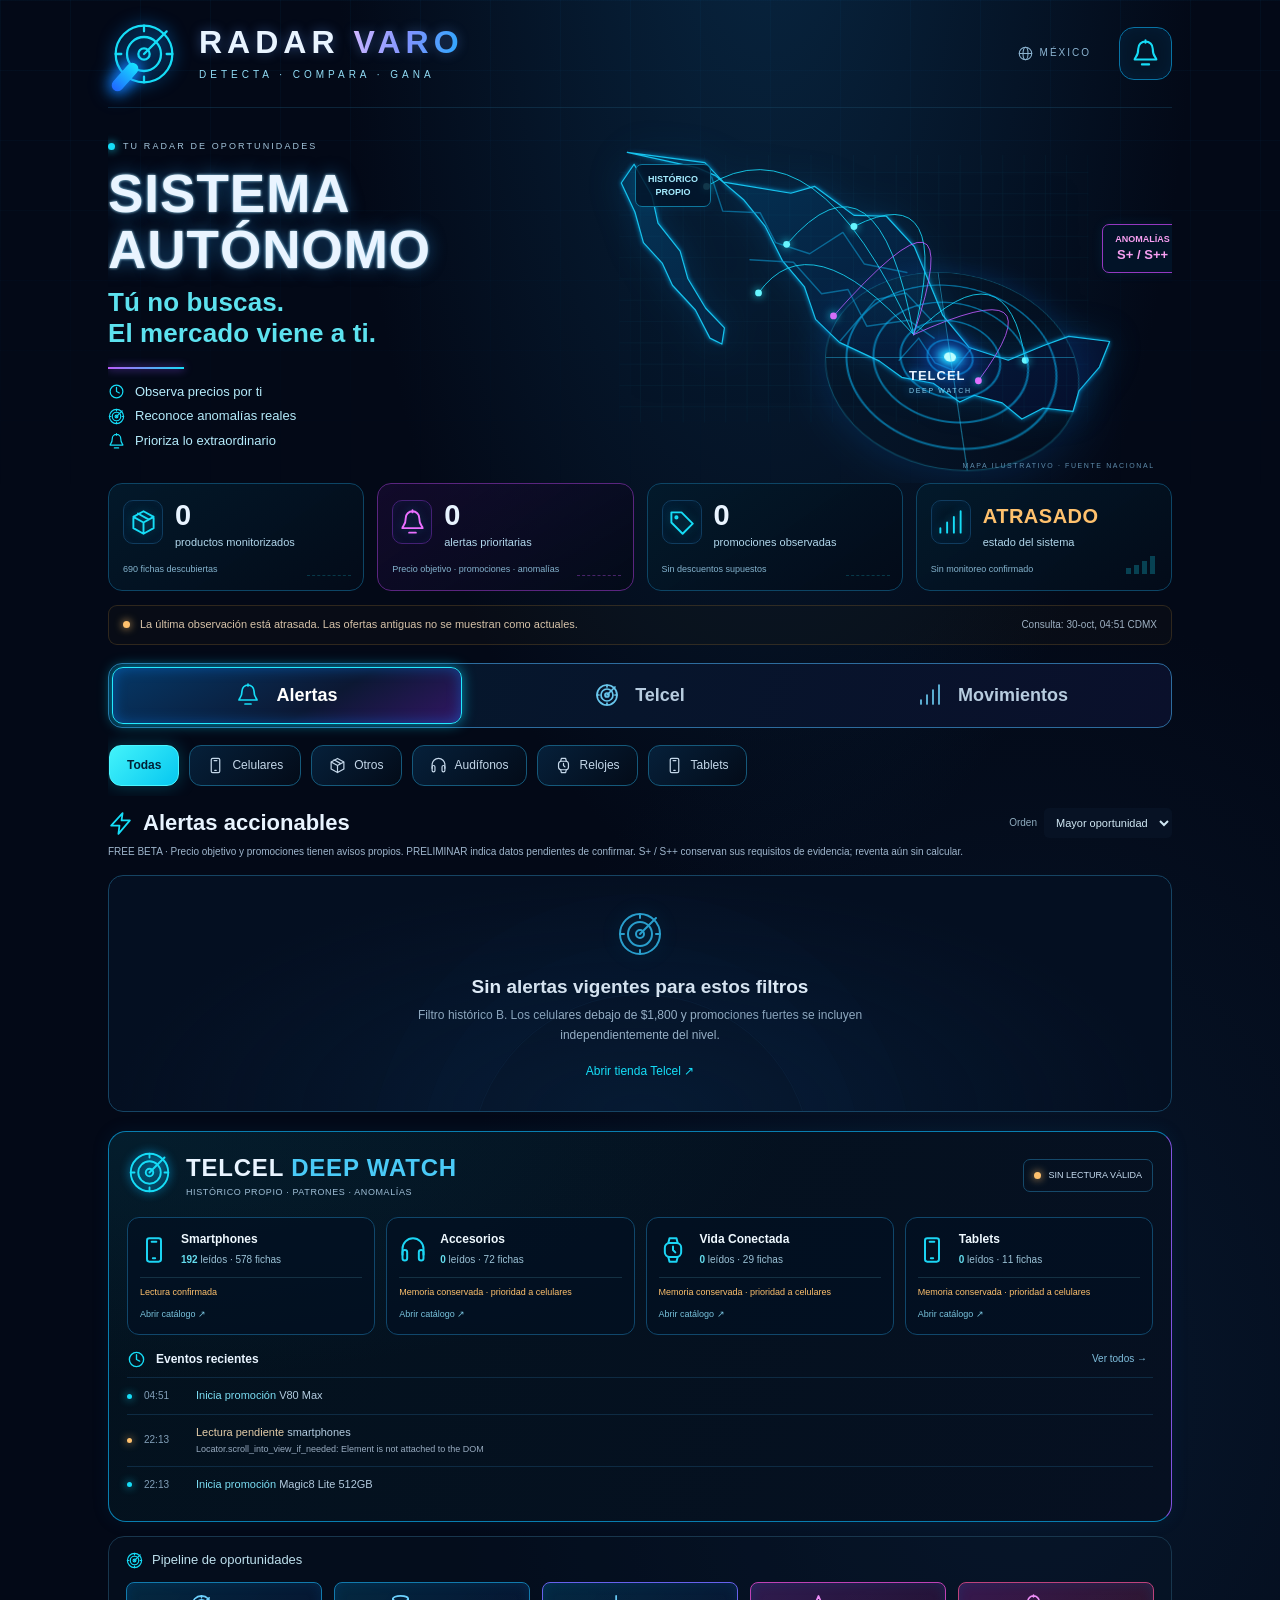
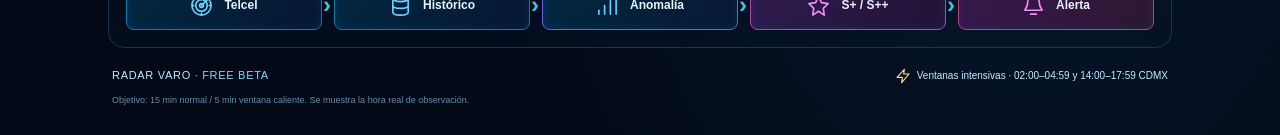
<file: web/index.html>
<!doctype html>
<html lang="es-MX">
<head>
  <meta charset="utf-8"><meta name="viewport" content="width=device-width,initial-scale=1">
  <meta name="referrer" content="no-referrer"><meta name="theme-color" content="#030b19"><meta name="description" content="RADAR VARO. Histórico de precios y anomalías Telcel. Tú no buscas. El mercado viene a ti.">
  <meta http-equiv="Content-Security-Policy" content="default-src 'self'; script-src 'self'; style-src 'self'; img-src 'self' https://www.telcel.com data:; connect-src 'self'; object-src 'none'; base-uri 'self'; form-action 'none'">
  <title>RADAR VARO · Tu radar de oportunidades</title>
  <link rel="manifest" href="./manifest.webmanifest"><link rel="icon" href="./assets/icon.svg" type="image/svg+xml"><link rel="stylesheet" href="./style.css">
  <script defer src="./app.js"></script>
</head>
<body>
<svg xmlns="http://www.w3.org/2000/svg" class="symbols" aria-hidden="true"><defs>
<symbol id="i-bell" viewBox="0 0 24 24"><path d="M18 8a6 6 0 0 0-12 0c0 7-3 7-3 9h18c0-2-3-2-3-9M9 21h6M12 1v2"/></symbol>
<symbol id="i-radar" viewBox="0 0 24 24"><circle cx="12" cy="12" r="10"/><circle cx="12" cy="12" r="6"/><circle cx="12" cy="12" r="2"/><path d="m12 12 8-8M12 2v2M2 12h2M12 20v2M20 12h2"/></symbol>
<symbol id="i-box" viewBox="0 0 24 24"><path d="m12 2 9 5v10l-9 5-9-5V7zM3 7l9 5 9-5M12 12v10M7 4l9 5"/></symbol>
<symbol id="i-tag" viewBox="0 0 24 24"><path d="M3 3h9l10 10-9 9L3 12z"/><circle cx="7.5" cy="7.5" r="1"/></symbol>
<symbol id="i-signal" viewBox="0 0 24 24"><path d="M3 21v-4M9 21V12M15 21V7M21 21V2"/></symbol>
<symbol id="i-clock" viewBox="0 0 24 24"><circle cx="12" cy="12" r="9"/><path d="M12 6v6l4 2"/></symbol>
<symbol id="i-phone" viewBox="0 0 24 24"><rect x="6" y="2" width="12" height="20" rx="2"/><path d="M10 5h4M11 19h2"/></symbol>
<symbol id="i-headphones" viewBox="0 0 24 24"><path d="M3 16v-5a9 9 0 0 1 18 0v5"/><rect x="3" y="12" width="4" height="9" rx="2"/><rect x="17" y="12" width="4" height="9" rx="2"/></symbol>
<symbol id="i-watch" viewBox="0 0 24 24"><rect x="5" y="6" width="14" height="12" rx="4"/><path d="m8 6 1-4h6l1 4M8 18l1 4h6l1-4M12 9v3l2 2"/></symbol>
<symbol id="i-database" viewBox="0 0 24 24"><ellipse cx="12" cy="5" rx="8" ry="3"/><path d="M4 5v14c0 4 16 4 16 0V5M4 12c0 4 16 4 16 0"/></symbol>
<symbol id="i-arrow" viewBox="0 0 24 24"><path d="m9 5 7 7-7 7"/></symbol>
<symbol id="i-bolt" viewBox="0 0 24 24"><path d="m14 2-11 12h8l-1 8 11-13h-8z"/></symbol>
<symbol id="i-star" viewBox="0 0 24 24"><path d="m12 2 3 7 7 1-5 5 1 7-6-4-6 4 1-7-5-5 7-1z"/></symbol>
<symbol id="i-globe" viewBox="0 0 24 24"><circle cx="12" cy="12" r="10"/><ellipse cx="12" cy="12" rx="4" ry="10"/><path d="M2 12h20"/></symbol>
</defs></svg>
<a class="skip-link" href="#feed-title">Ir a las oportunidades</a>
<div class="shell">
  <header class="topbar">
    <a class="brand" href="./" aria-label="RADAR VARO inicio"><span class="brand-mark"><svg><use href="#i-radar"/></svg></span><span><strong>RADAR <em>VARO</em></strong><small>DETECTA · COMPARA · GANA</small></span></a>
    <div class="header-actions"><span class="market"><svg><use href="#i-globe"/></svg> MÉXICO</span><button id="notifications" class="icon-button" aria-label="Preferencias de alertas"><svg><use href="#i-bell"/></svg></button></div>
  </header>
  <main>
    <section class="hero" aria-labelledby="hero-title">
      <div class="hero-copy"><div class="eyebrow"><span class="dot"></span> TU RADAR DE OPORTUNIDADES</div><h1 id="hero-title">SISTEMA<br>AUTÓNOMO</h1><p class="tagline">Tú no buscas.<br>El mercado viene a ti.</p><div class="hero-rule"></div><ul class="benefits"><li><svg><use href="#i-clock"/></svg> Observa precios por ti</li><li><svg><use href="#i-radar"/></svg> Reconoce anomalías reales</li><li><svg><use href="#i-bell"/></svg> Prioriza lo extraordinario</li></ul></div>
      <div class="radar-scene" aria-hidden="true">
        <svg class="mexico-map" viewBox="0 0 700 440"><defs><pattern id="mapgrid" width="25" height="25" patternUnits="userSpaceOnUse"><path d="M25 0H0v25" fill="none" stroke="#0b7790" stroke-width=".5"/></pattern><linearGradient id="mapfill" x2="1" y2="1"><stop stop-color="#043658"/><stop offset="1" stop-color="#050d2b"/></linearGradient><filter id="mapglow"><feGaussianBlur stdDeviation="3"/></filter></defs>
        <path class="map-shadow" d="m85 52 91 12 22 23 79 13 28-8 46 34 38 1 33 36 24 58 9 22 31 38 46 15 41-17 30-11 48 6-12 30-24 28-7 24-35-4-25 13-23-19-33-9-17 8-31-22-37-7-26-19-47-22-28-27-13-38-26-31-20-40-25-31-34-29-21-9zM93 66l21 37 7 32 26 33 9 32 21 35 22 23-3 19-14-7-17-33-27-29-12-26-22-24-10-36-16-34z" fill="#09aef2" filter="url(#mapglow)"/>
        <path d="m85 52 91 12 22 23 79 13 28-8 46 34 38 1 33 36 24 58 9 22 31 38 46 15 41-17 30-11 48 6-12 30-24 28-7 24-35-4-25 13-23-19-33-9-17 8-31-22-37-7-26-19-47-22-28-27-13-38-26-31-20-40-25-31-34-29-21-9zM93 66l21 37 7 32 26 33 9 32 21 35 22 23-3 19-14-7-17-33-27-29-12-26-22-24-10-36-16-34z" fill="url(#mapfill)" stroke="#17c3ed" stroke-width="1.4"/>
        <path d="m184 81 13 40 44 2 18 35 40 13 39-25 25 37 50 10M229 178l51 3 33 37 31-5 22 43 49-7 30 21M335 273l41-48 36-8 30 32M404 296l23-26 19 29 22 9 20-25" fill="none" stroke="#0b8dc1" opacity=".65"/>
        <path d="M76 55h550v314H76z" fill="url(#mapgrid)" opacity=".3"/>
        <g class="connections" fill="none" stroke-width="1"><path d="M178 92Q306 10 421 266M272 160Q380 34 421 266M351 139Q468 80 421 266M552 296Q531 157 421 266M239 217Q300 131 421 266" stroke="#18dafa"/><path d="M327 244Q490 60 421 266M497 320Q595 187 421 266" stroke="#be5bff"/></g>
        <g class="map-dots" fill="#67f6ff"><circle cx="178" cy="92" r="4"/><circle cx="272" cy="160" r="4"/><circle cx="351" cy="139" r="4"/><circle cx="552" cy="296" r="4"/><circle cx="239" cy="217" r="4"/><circle cx="327" cy="244" r="4" fill="#eb70ff"/><circle cx="497" cy="320" r="4" fill="#eb70ff"/></g>
        </svg>
        <div class="radar-rings"><i></i><i></i><i></i><i></i><div class="sweep"></div><b></b></div><span class="radar-label">TELCEL<span>DEEP WATCH</span></span><span class="map-chip one">HISTÓRICO<br>PROPIO</span><span class="map-chip two">ANOMALÍAS<br><b>S+ / S++</b></span><span class="map-caption">MAPA ILUSTRATIVO · FUENTE NACIONAL</span>
      </div>
    </section>
    <section class="metrics" aria-label="Estado del radar">
      <article class="metric"><span class="metric-icon"><svg><use href="#i-box"/></svg></span><div><strong id="count-products">—</strong><span>productos monitorizados</span></div><small id="catalog-discovered">Consultando estado…</small><span class="spark" aria-hidden="true"></span></article>
      <article class="metric violet"><span class="metric-icon"><svg><use href="#i-bell"/></svg></span><div><strong id="count-alerts">—</strong><span>alertas prioritarias</span></div><small>Precio objetivo · promociones · anomalías</small><span class="spark" aria-hidden="true"></span></article>
      <article class="metric"><span class="metric-icon"><svg><use href="#i-tag"/></svg></span><div><strong id="count-promos">—</strong><span>promociones observadas</span></div><small>Sin descuentos supuestos</small><span class="spark" aria-hidden="true"></span></article>
      <article class="metric state-metric"><span class="metric-icon"><svg><use href="#i-signal"/></svg></span><div><strong id="system-state">…</strong><span>estado del sistema</span></div><small id="system-detail">Cargando observación</small><span class="bars" aria-hidden="true"><i></i><i></i><i></i><i></i></span></article>
    </section>
    <div id="health" class="health" role="status"><span class="dot amber"></span><p id="health-text">Cargando el último estado disponible.</p><time id="last-check"></time></div>
    <nav class="tabs" aria-label="Secciones del radar"><button class="active" data-tab="alerts" aria-pressed="true"><svg><use href="#i-bell"/></svg>Alertas</button><button data-tab="telcel" aria-pressed="false"><svg><use href="#i-radar"/></svg>Telcel</button><button data-tab="events" aria-pressed="false"><svg><use href="#i-signal"/></svg>Movimientos</button></nav>
    <div class="filters" id="filters" aria-label="Filtrar categoría"><button class="selected" data-category="Todas" aria-pressed="true">Todas</button></div>
    <section class="feed-section" aria-labelledby="feed-title"><div class="section-heading"><h2 id="feed-title"><svg><use href="#i-bolt"/></svg><span>Alertas accionables</span></h2><label class="sort">Orden <select id="sort" aria-label="Orden de oportunidades"><option value="opportunity">Mayor oportunidad</option><option value="recent">Más recientes</option><option value="price">Menor precio</option></select></label></div><p class="microcopy">FREE BETA · Precio objetivo y promociones tienen avisos propios. PRELIMINAR indica datos pendientes de confirmar. S+ / S++ conservan sus requisitos de evidencia; reventa aún sin calcular.</p><div id="feed" aria-live="polite"><div class="empty"><svg><use href="#i-radar"/></svg><h3>Consultando el radar</h3><p>Un momento mientras se carga el último estado.</p></div></div></section>
    <section class="deep-watch" aria-labelledby="deep-title"><div class="deep-header"><span class="deep-symbol"><svg><use href="#i-radar"/></svg></span><div><h2 id="deep-title">TELCEL <em>DEEP WATCH</em></h2><p>HISTÓRICO PROPIO · PATRONES · ANOMALÍAS</p></div><span id="source-pill" class="source-pill"><span class="dot amber"></span> PENDIENTE</span></div><div id="surfaces" class="surfaces"></div><div class="recent-heading"><svg><use href="#i-clock"/></svg><h3>Eventos recientes</h3><button id="all-events" class="text-button">Ver todos <span aria-hidden="true">→</span></button></div><div id="recent-events"></div></section>
    <section class="pipeline" aria-label="Cómo se detecta una oportunidad"><h3><svg><use href="#i-radar"/></svg>Pipeline de oportunidades</h3><ol><li><svg><use href="#i-radar"/></svg>Telcel</li><li><svg><use href="#i-database"/></svg>Histórico</li><li><svg><use href="#i-signal"/></svg>Anomalía</li><li><svg><use href="#i-star"/></svg>S+ / S++</li><li><svg><use href="#i-bell"/></svg>Alerta</li></ol></section>
  </main>
  <footer><span>RADAR VARO <b>· FREE BETA</b></span><span><svg><use href="#i-bolt"/></svg> Ventanas intensivas · 02:00–04:59 y 14:00–17:59 CDMX</span><small>Objetivo: 15 min normal / 5 min ventana caliente. Se muestra la hora real de observación.</small></footer>
</div>
<dialog id="preferences"><form method="dialog"><button class="close" aria-label="Cerrar">×</button><div class="dialog-icon"><svg><use href="#i-bell"/></svg></div><div class="eyebrow">TÚ ELIGES QUÉ MERECE ATENCIÓN</div><h2>Tu nivel de radar</h2><p>Elige el filtro histórico. Tus alertas de precio objetivo y promoción fuerte siempre se incluyen.</p><fieldset><legend>Nivel mínimo visible</legend><label><input type="radio" name="level" value="B"> B · Todos los movimientos relevantes</label><label><input type="radio" name="level" value="A"> A · Caídas fuertes</label><label><input type="radio" name="level" value="S+"> S+ · Sólo extraordinarias</label><label><input type="radio" name="level" value="S++"> S++ · Sólo anomalías extremas</label></fieldset><div class="notification-note"><strong>Alertas con la app cerrada</strong><p id="push-status">Pendientes de configuración inicial.</p>
<p id="alert-rules"></p>
<a href="https://play.google.com/store/apps/details?id=io.heckel.ntfy" target="_blank" rel="noopener noreferrer">Instalar ntfy en Android ↗</a>
<label class="channel-label" for="notification-topic">Canal personal recibido</label>
<input id="notification-topic" type="password" autocomplete="off" spellcheck="false" placeholder="Pega tu canal si aún no está vinculado">
<button type="button" id="save-channel" class="text-button">Vincular canal</button>
<p id="channel-feedback" role="status"></p>
<a class="primary" id="subscribe-phone" hidden>Suscribirme en Android</a>
<a id="subscribe-web" target="_blank" rel="noopener noreferrer" hidden>Abrir canal en navegador ↗</a>
<p>En ntfy permite notificaciones y activa Entrega inmediata. Comprueba la recepción con la pantalla bloqueada.</p></div><button class="primary" id="save-preferences" value="saved">Guardar preferencia</button><p class="fine">Las reglas del emisor se ejecutan aunque cierres el radar. El filtro del feed y el vínculo al canal se guardan sólo en este dispositivo. Un envío aceptado por ntfy aún no confirma recepción en el teléfono.</p></form></dialog>
<dialog id="product-detail"><button class="close" aria-label="Cerrar">×</button><div id="detail-content"></div></dialog>
<noscript><p class="noscript">Activa JavaScript para consultar el radar. El monitoreo, una vez desplegado, ocurre en el servidor de automatización.</p></noscript>
</body></html>
</file>
<file: web/style.css>
@font-face{font-family:Radar;src:local("Arial");font-display:swap}
:root{color-scheme:dark;--bg:#030917;--panel:#051327;--cyan:#16ddf7;--blue:#2783ff;--violet:#bd59ff;--pink:#fc57df;--text:#e9f4ff;--muted:#9fb6cd;--line:#124166;--green:#4bf3c1;--amber:#ffc16d}
*{box-sizing:border-box}html{scroll-behavior:smooth}body{margin:0;background:radial-gradient(ellipse at 60% -10%,#082641 0,transparent 40%),radial-gradient(ellipse at 80% 80%,#07172c 0,transparent 40%),var(--bg);font-family:Radar,Arial,sans-serif;color:var(--text);font-size:15px;line-height:1.45}body:before{content:"";position:fixed;inset:0;z-index:-1;pointer-events:none;background-image:linear-gradient(#0c518118 1px,transparent 1px),linear-gradient(90deg,#0c518118 1px,transparent 1px);background-size:70px 70px;mask-image:linear-gradient(#000,transparent 55%)}button,select,input{font:inherit}button,a,select{-webkit-tap-highlight-color:transparent}button{color:inherit;cursor:pointer}a{color:var(--cyan);text-decoration:none}button{border:0;background:none}button:focus-visible,a:focus-visible,select:focus-visible{outline:2px solid #fff;outline-offset:5px}button:disabled{cursor:default;opacity:.5}svg{width:23px;height:23px;fill:none;stroke:currentColor;stroke-width:1.7;stroke-linecap:round;stroke-linejoin:round;flex-shrink:0}.symbols{position:absolute;width:0;height:0;overflow:hidden}.shell{max-width:1120px;margin:0 auto;padding:0 28px}.topbar{height:108px;display:flex;align-items:center;justify-content:space-between;border-bottom:1px solid #16435f80;gap:16px}.brand{display:flex;align-items:center;gap:19px;color:var(--text)}.brand-mark{display:grid;place-items:center;width:72px;height:72px;color:var(--cyan);filter:drop-shadow(0 0 8px #057de9);position:relative}.brand-mark:after{content:"";width:34px;height:12px;border-radius:20px;background:linear-gradient(90deg,#2067ff,#16e3ff);position:absolute;transform:rotate(-48deg);left:0;bottom:7px;box-shadow:0 0 14px #1979ff}.brand-mark svg{width:68px;height:68px;stroke-width:.8}.brand strong{font-size:32px;letter-spacing:5px;font-weight:800;text-shadow:0 0 12px #659aff66;line-height:1.1}.brand em{font-style:normal;background:linear-gradient(100deg,#ddbbff,#8494ff,#1eacff);background-clip:text;color:transparent}.brand small{display:block;font-size:10px;letter-spacing:4px;margin-top:8px;color:#91dcf5}.header-actions{display:flex;align-items:center;gap:28px}.market{font-size:10px;color:#8bb3d0;letter-spacing:2px;display:flex;align-items:center;gap:7px}.market svg{width:15px;height:15px}.icon-button{width:53px;height:53px;display:grid;place-items:center;color:var(--cyan);border:1px solid #0873a4;border-radius:15px;background:#041629;box-shadow:inset 0 0 15px #073e7133}.icon-button:hover{background:#0b2744}.icon-button svg{width:29px;height:29px}.hero{position:relative;display:flex;min-height:345px;align-items:center;overflow:hidden}.hero-copy{width:48%;position:relative;z-index:2;padding:24px 0}.eyebrow{font-size:9px;letter-spacing:2.1px;color:#a2c3d9;display:flex;align-items:center;gap:8px}.dot{display:inline-block;width:7px;height:7px;border-radius:100%;background:var(--cyan);box-shadow:0 0 9px currentColor;color:var(--cyan);flex-shrink:0}.dot.amber{background:var(--amber);color:var(--amber)}h1{font-size:clamp(35px,5vw,53px);line-height:1.05;margin:13px 0 10px;font-weight:900;letter-spacing:1px;text-shadow:0 0 3px #b0e8ff,0 0 17px #2380c999}.tagline{font-weight:700;font-size:23px;line-height:1.18;color:#5de2ef;margin:0;letter-spacing:.1px}.hero-rule{width:76px;height:2px;background:linear-gradient(90deg,#bb5cf9,var(--cyan));margin:18px 0 14px;box-shadow:0 0 9px #8e50ff}.benefits{list-style:none;margin:0;padding:0;display:grid;gap:6px;font-size:13px;color:#b5ebfb}.benefits li{display:flex;align-items:center;gap:10px}.benefits svg{width:17px;height:17px;color:var(--cyan)}.radar-scene{position:absolute;width:66%;right:-3%;top:0;height:100%;perspective:600px}.mexico-map{width:100%;height:100%;position:absolute;inset:0;filter:drop-shadow(0 0 16px #03508755);stroke:none}.map-dots{filter:drop-shadow(0 0 5px #19e8ff)}.radar-rings{position:absolute;width:220px;height:220px;left:46%;top:33%;transform:rotateX(45deg);border-radius:50%;background:repeating-radial-gradient(circle,transparent 0 21px,#07bcff88 22px 23px,transparent 24px 27px);border:1px solid #1fc1eb55;box-shadow:0 0 40px #065cc044;overflow:hidden}.radar-rings:after,.radar-rings:before{content:"";position:absolute;background:#29cdff77}.radar-rings:after{width:1px;height:100%;left:50%}.radar-rings:before{height:1px;width:100%;top:50%}.radar-rings b{position:absolute;left:calc(50% - 6px);top:calc(50% - 6px);width:12px;height:12px;background:#baffff;border-radius:100%;box-shadow:0 0 10px 5px #1fd7ff,0 0 30px 12px #1466ff}.sweep{position:absolute;inset:0;background:conic-gradient(transparent 270deg,#18ddfb05 285deg,#11d9e848 359deg,transparent 360deg);animation:radar 12s linear infinite;opacity:.2}.is-live .sweep{opacity:1}.radar-label{position:absolute;top:69%;left:58%;font-size:13px;font-weight:800;letter-spacing:1px;text-shadow:0 0 8px #168ce5}.radar-label span{display:block;font-weight:400;font-size:7px;letter-spacing:1.7px;color:#83cbea}.map-chip{position:absolute;font-size:9px;font-weight:700;line-height:1.4;padding:8px 12px;border:1px solid #0e769c;border-radius:7px;background:#03162bd9;color:#a6ecff;box-shadow:0 0 12px #09c4ff18;text-align:center}.map-chip.one{top:15%;left:19%}.map-chip.two{top:31%;right:3%;border-color:#9438c0;color:#f89ff2}.map-chip.two b{font-size:13px}.map-caption{position:absolute;bottom:12px;right:7%;font-size:7px;letter-spacing:1.6px;color:#5e8cac}.metrics{display:grid;grid-template-columns:repeat(4,minmax(0,1fr));gap:13px}.metric{position:relative;background:linear-gradient(145deg,#031b2ce6,#030b19);border:1px solid #0d4565;border-radius:14px;padding:16px 14px 14px;display:flex;align-items:flex-start;gap:12px;flex-wrap:wrap;overflow:hidden}.metric-icon{width:40px;height:44px;display:grid;place-items:center;color:var(--cyan);border:1px solid #103c5f;border-radius:10px;box-shadow:inset 0 0 14px #0069cb22}.metric-icon svg{width:27px;height:27px;filter:drop-shadow(0 0 5px #08a2e077)}.metric>div{flex:1;min-width:0}.metric strong{font-size:29px;line-height:1.1;font-weight:700;display:block;letter-spacing:.5px}.metric div>span{display:block;color:#b2d8ed;font-size:11px;margin-top:3px}.metric small{font-size:9px;color:#85b4cf;flex:1 0 100%;z-index:1}.metric.violet{border-color:#5a257f;background:linear-gradient(145deg,#1f0c3c88,#030b19)}.violet .metric-icon{color:#ec6fff;border-color:#442075}.spark{position:absolute;right:12px;bottom:14px;width:44px;height:10px;border-bottom:1px dashed #118b9f;opacity:.35}.violet .spark{border-color:#c853ff}.state-metric strong{font-size:20px;line-height:1.6;color:var(--amber)}.bars{position:absolute;bottom:16px;right:16px;display:flex;gap:3px;align-items:flex-end;opacity:.25}.bars i{width:5px;height:6px;background:var(--cyan)}.bars i:nth-child(2){height:9px}.bars i:nth-child(3){height:13px}.bars i:nth-child(4){height:18px}.health{margin:14px 0 18px;padding:11px 14px;border:1px solid #72582d5e;border-radius:9px;background:#36271720;display:flex;align-items:center;gap:10px;font-size:11px;color:#d7c3a9}.health p{margin:0;flex:1}.health time{white-space:nowrap;font-size:10px;color:#9eb0c2}.tabs{border:1px solid #2d6c9e;border-radius:14px;display:grid;grid-template-columns:repeat(3,1fr);background:linear-gradient(110deg,#041a2d,#0a102b);padding:3px;gap:3px}.tabs button{height:57px;border-radius:11px;display:flex;align-items:center;justify-content:center;gap:16px;color:#b7ccdf;font-size:18px;font-weight:600;border:1px solid transparent}.tabs button svg{width:24px;height:24px;color:#69c7ed}.tabs button.active{border-color:#22e9ff;color:#fff;background:linear-gradient(150deg,#053867,#0c1833 60%,#321664);box-shadow:inset 0 0 14px #067cec77,0 0 13px #03d5ff99}.tabs button.active svg{color:var(--cyan)}.filters{display:flex;gap:10px;overflow-x:auto;padding:17px 1px 10px;scrollbar-width:thin;scrollbar-color:#1e5776 transparent}.filters button{white-space:nowrap;border:1px solid #15597b;border-radius:12px;font-size:12px;padding:11px 17px;color:#c4d7e9;background:linear-gradient(135deg,#06203a,#030b18);display:flex;align-items:center;gap:8px}.filters button.selected{color:#002236;background:linear-gradient(135deg,#43f3fa,#06c7f0);font-weight:700;box-shadow:0 0 18px #03c3e746;border-color:#49f6ff}.filters svg{width:17px;height:17px}.section-heading{display:flex;align-items:center;justify-content:space-between;gap:12px;margin-top:12px}h2,h3,p{overflow-wrap:break-word}h2{font-size:22px;line-height:1.3;margin:0}.section-heading h2{display:flex;align-items:center;gap:10px}.section-heading h2 svg{color:var(--cyan);width:25px;height:25px}.sort{display:flex;align-items:center;gap:7px;font-size:10px;color:#8facbf}.sort select{max-width:155px;color:#d0e7f3;font-size:11px;border:0;background:#071224;padding:8px;border-radius:5px}.microcopy{font-size:10px;color:var(--muted);margin:7px 0 15px}.empty{position:relative;padding:34px 24px 31px;border:1px solid #164463;border-radius:15px;background:radial-gradient(ellipse at 50% 100%,#09274777,transparent 70%),#040f21;display:flex;align-items:center;flex-direction:column;text-align:center;overflow:hidden}.empty:before{content:"";position:absolute;width:340px;height:340px;border:1px solid #1b44692e;border-radius:50%;left:calc(50% - 170px);top:50%;box-shadow:0 0 0 50px #1236600c,0 0 0 100px #1236600c;pointer-events:none}.empty>svg{width:48px;height:48px;color:#299ecc;stroke-width:1;margin:0 0 15px;filter:drop-shadow(0 0 9px #0795ca33)}.empty h3{font-size:19px;font-weight:600;margin:0 0 6px}.empty p{font-size:12px;max-width:510px;margin:0;color:#96afc5;line-height:1.65}.empty a{font-size:12px;margin-top:17px;z-index:1}.offer{display:grid;grid-template-columns:66px 76px 1.2fr .8fr 1fr 35px;align-items:center;gap:15px;padding:17px 17px 17px 12px;border:1px solid #096ca0;border-radius:13px;background:linear-gradient(115deg,#03182e,#060a1e 70%,#04182b);margin-top:10px;position:relative}.offer[data-level="S++"]{border-color:#f559df;box-shadow:0 0 14px #d619eb44,inset 0 0 22px #b512cf16}.offer[data-level="S+"]{border-color:#9254ec}.level{font-size:19px;font-weight:800;border:1px solid currentColor;border-radius:8px;color:var(--cyan);padding:5px 9px;justify-self:start;box-shadow:0 0 10px #0daffb33}.level.high{color:#fa83ee;box-shadow:0 0 13px #e850ce55;background:#751f641f}.product-visual{display:grid;place-items:center;height:73px;color:#48bce6;background:radial-gradient(#13336555,transparent);border-radius:10px}.product-visual svg{height:51px;width:51px;stroke-width:1}.product-visual img{max-width:100%;height:73px;object-fit:contain}.offer-name small{color:#91a4c9;font-size:10px}.offer-name h3{font-size:16px;line-height:1.3;margin:3px 0;color:#f5f7ff}.offer-name p{font-size:10px;margin:3px 0;color:#aac3d6}.price-block{border-left:1px solid #163652;padding-left:16px}.price-block strong{font-size:22px;display:block;line-height:1.1}.price-block strong small{font-size:10px;color:#a9cadd}.price-block del{display:block;font-size:12px;color:#b9a4d6;margin-top:4px}.price-block>small{display:block;font-size:9px;color:#8ba7ba}.drop{display:inline-block;font-size:11px;color:var(--cyan);background:#003e5133;border:1px solid #075c7e;border-radius:4px;padding:2px 6px;margin-top:6px}.signal-info{border-left:1px solid #183348;padding-left:16px;font-size:10px;line-height:1.5;color:#91acc5}.signal-info b{display:block;color:#49e4ee;font-size:12px;font-weight:600;margin-bottom:4px}.offer-open{display:grid;place-items:center;align-self:stretch;color:var(--cyan);border:0;border-radius:8px}.offer-open:hover{background:#06334e}.offer-cta{grid-column:3 / -1;display:flex;align-items:center;justify-content:space-between;border-top:1px solid #132d49;padding-top:10px;color:#89a7bc;font-size:10px}.offer-cta a{font-size:10px;font-weight:700;letter-spacing:1px}.deep-watch{margin-top:19px;padding:18px;border:1px solid #087eb0;border-right-color:#8153e0;border-radius:18px;background:radial-gradient(ellipse at top left,#073a524a,transparent 45%),linear-gradient(115deg,#03121e,#061021);box-shadow:0 0 17px #045b8b22}.deep-header{display:flex;align-items:center;gap:14px;margin-bottom:16px}.deep-symbol{color:var(--cyan);filter:drop-shadow(0 0 5px #00b9fd)}.deep-symbol svg{height:45px;width:45px;stroke-width:1}.deep-header h2{font-size:24px;letter-spacing:.8px}.deep-header em{color:#4acaf7;font-style:normal}.deep-header p{font-size:9px;letter-spacing:.6px;color:#9fbed6;margin:3px 0 0}.source-pill{display:flex;align-items:center;gap:7px;margin-left:auto;padding:9px 10px;border:1px solid #15496a;border-radius:7px;font-size:9px;color:#c7dcf0;white-space:nowrap}.surfaces{display:grid;grid-template-columns:repeat(4,minmax(0,1fr));gap:11px}.surface{position:relative;padding:13px 12px;border:1px solid #10476b;border-radius:12px;background:#021022bb;display:grid;grid-template-columns:32px 1fr;gap:5px 9px}.surface>svg{grid-row:1 / 3;align-self:center;color:#1cd5f4;width:28px;height:28px}.surface strong{font-size:12px;color:#eff9ff}.surface p{font-size:10px;margin:0;color:#9cc3d7}.surface p b{color:#65ddee}.surface span{grid-column:1 / -1;font-size:9px;color:var(--amber);padding-top:8px;margin-top:4px;border-top:1px solid #143143}.surface a{grid-column:1 / -1;font-size:9px;color:#78c2dc;margin-top:4px}.recent-heading{display:flex;align-items:center;gap:10px;padding:15px 0 8px}.recent-heading>svg{color:var(--cyan);width:19px;height:19px}.recent-heading h3{font-size:12px;margin:0}.text-button{color:#80c0df;font-size:10px;margin-left:auto}.event{display:grid;grid-template-columns:7px 42px 1fr auto;gap:10px;align-items:center;border-top:1px solid #0e2b43;padding:10px 0;font-size:11px;color:#b3cbdf}.event .dot{width:5px;height:5px}.event time{font-size:10px;color:#829fb8}.event strong{font-weight:500;color:#7bddf3;font-size:11px}.event small{color:#99acc1}.event b{font-size:11px;color:var(--cyan);font-weight:500}.event.error .dot{background:var(--amber);color:var(--amber)}.event.error strong{color:#e4cda9}.event.error small{display:block;font-size:9px;margin-top:2px}.event.empty-event{display:block;color:#8babc2;padding:14px 0 0}.pipeline{padding:14px 17px 17px;margin-top:14px;border:1px solid #18364d;border-radius:16px;background:#08152755}.pipeline h3{font-weight:500;font-size:13px;display:flex;gap:9px;align-items:center;margin:0 0 12px;color:#bddfec}.pipeline h3 svg{width:17px;height:17px;color:var(--cyan)}.pipeline ol{list-style:none;padding:0;margin:0;display:grid;grid-template-columns:repeat(5,minmax(0,1fr));gap:12px}.pipeline li{position:relative;display:flex;align-items:center;justify-content:center;gap:11px;height:48px;border:1px solid #127aad;border-radius:8px;background:linear-gradient(120deg,#03476b77,#081d4099);font-weight:600;font-size:12px;box-shadow:inset 0 0 12px #06518e44}.pipeline li:after{position:absolute;right:-10px;content:"›";font-size:24px;color:#4ebddf;z-index:1}.pipeline li:last-child:after{display:none}.pipeline li:nth-child(3){border-color:#6761ec}.pipeline li:nth-child(4){border-color:#bf41b5;background:linear-gradient(120deg,#54247588,#45134877)}.pipeline li:nth-child(5){border-color:#be427c;background:linear-gradient(120deg,#631c7188,#691d4266)}.pipeline svg{color:#6dd2ff}.pipeline li:nth-child(4) svg,.pipeline li:nth-child(5) svg{color:#ee8ef7}footer{display:flex;align-items:center;justify-content:space-between;flex-wrap:wrap;gap:10px;padding:20px 4px 28px;font-size:11px;letter-spacing:.7px;color:#c4eaff}footer b{font-weight:400;color:#7edbff}footer>span:last-of-type{display:flex;align-items:center;gap:6px;letter-spacing:0;font-size:10px}footer svg{color:#ffd797;width:16px;height:16px}footer>small{flex:1 0 100%;font-size:9px;letter-spacing:0;color:#678da8}.skip-link{position:fixed;top:-60px;z-index:30;left:12px;padding:12px;background:#092340}.skip-link:focus{top:12px}dialog{width:min(480px,calc(100vw - 32px));max-height:calc(100dvh - 40px);border:1px solid #276886;border-radius:18px;background:linear-gradient(145deg,#081e36,#060d21);color:var(--text);padding:29px;box-shadow:0 0 70px #00578e44}dialog::backdrop{background:#010613d9;backdrop-filter:blur(5px)}dialog h2{margin:9px 0;font-size:26px}dialog p{font-size:12px;color:#a8c1d5}dialog .close{position:absolute;right:14px;top:9px;font-size:26px;line-height:1;color:#8bb2cd;padding:8px}.dialog-icon{color:var(--cyan);margin-bottom:18px}.dialog-icon svg{width:36px;height:36px}fieldset{border:1px solid #1a415d;border-radius:10px;padding:13px;margin:20px 0}legend{color:#9ccbe1;font-size:11px}fieldset label{display:flex;align-items:center;gap:8px;font-size:12px;margin:9px 0}input[type=radio]{accent-color:var(--cyan)}.notification-note{padding:12px;border:1px solid #73552866;background:#a6741810;border-radius:9px}.notification-note strong{font-size:12px;color:#e3c29b}.notification-note p{margin:6px 0 0;color:#b8c4d2;font-size:11px}.primary{display:block;width:100%;background:linear-gradient(110deg,#1de3ed,#19b0e5);color:#011725;border:1px solid #53e7fb;border-radius:9px;padding:12px;font-weight:700;margin-top:18px;text-align:center}.fine{font-size:10px!important;color:#7b9db5!important;line-height:1.6}.detail-price{font-size:32px;color:white;margin:15px 0}.detail-list{padding-left:16px;font-size:12px;color:#a7c8dc}.history-row{display:flex;align-items:center;justify-content:space-between;gap:14px;border-top:1px solid #1b3751;padding:10px 0;font-size:11px}.noscript{margin:30px}.status-ok{color:var(--green)!important}.status-error{color:var(--amber)!important}@keyframes radar{to{transform:rotate(360deg)}}
@media(min-width:1250px){.hero{min-height:375px}.radar-rings{width:250px;height:250px}.tagline{font-size:26px}}
@media(max-width:850px){.shell{padding:0 20px}.brand strong{font-size:27px}.brand-mark,.brand-mark svg{width:60px;height:60px}.brand{gap:13px}.metrics{gap:9px}.metric{padding:13px 11px;gap:9px}.metric-icon{width:31px;height:35px}.metric-icon svg{width:23px;height:23px}.metric strong{font-size:24px}.metric div>span{font-size:10px}.metric small{font-size:8px}.state-metric strong{font-size:18px}.radar-rings{width:180px;height:180px;top:38%;left:45%}.offer{grid-template-columns:48px 53px 1.2fr .8fr 24px;gap:11px}.offer .signal-info{grid-column:3 / 5;border-left:0;padding-left:0}.offer .offer-open{grid-column:5;grid-row:1 / 3}.offer-cta{grid-column:3 / -1}.level{font-size:15px}.product-visual{height:61px}.product-visual img{height:61px}.surfaces{grid-template-columns:repeat(2,minmax(0,1fr))}.deep-header h2{font-size:21px}}
@media(max-width:600px){.shell{padding:0 14px}.topbar{height:85px;gap:7px}.brand{gap:10px}.brand-mark,.brand-mark svg{width:47px;height:47px}.brand-mark:after{width:24px;height:9px;bottom:3px}.brand strong{font-size:21px;letter-spacing:2.5px}.brand small{font-size:7px;letter-spacing:2.3px;margin-top:5px}.market{display:none}.header-actions{gap:0}.icon-button{width:40px;height:42px;border-radius:12px}.icon-button svg{width:23px;height:23px}.hero{min-height:315px}.hero-copy{width:75%;padding:22px 0}.eyebrow{font-size:7px;letter-spacing:1.4px}h1{font-size:37px;line-height:1.07}.tagline{font-size:21px}.hero-rule{margin:17px 0 12px}.benefits{font-size:11px;gap:5px}.benefits svg{width:15px;height:15px}.radar-scene{width:120%;height:95%;right:-54%;top:6%;opacity:.63;mask-image:linear-gradient(90deg,transparent 0,#000 20%)}.radar-rings{width:160px;height:160px;left:41%;top:32%}.radar-label{top:62%;left:51%;font-size:10px}.radar-label span{font-size:6px}.map-chip,.map-caption{display:none}.metrics{grid-template-columns:repeat(2,minmax(0,1fr));gap:10px}.metric{padding:13px 10px 11px;gap:9px;min-height:97px}.metric-icon{width:34px;height:36px}.metric strong{font-size:25px}.metric div>span{font-size:10px;line-height:1.25}.metric small{font-size:8px}.state-metric strong{font-size:18px;line-height:1.7}.health{font-size:10px;align-items:flex-start;flex-wrap:wrap;padding:10px 11px;gap:8px;margin:12px 0 15px}.health .dot{margin-top:4px;width:6px;height:6px}.health p{flex:1 0 85%}.health time{margin-left:14px;font-size:9px}.tabs button{height:47px;font-size:13px;gap:9px}.tabs button svg{width:19px;height:19px}.tabs{border-radius:12px}.tabs button{border-radius:9px}.filters{padding-top:13px;gap:8px}.filters button{padding:9px 13px;font-size:11px;border-radius:10px}.section-heading{margin-top:11px;align-items:flex-start;flex-direction:column;gap:7px}.section-heading h2{font-size:19px;gap:8px}.section-heading h2 svg{width:23px;height:23px}.sort{align-self:flex-end;font-size:9px;margin-top:-4px}.sort select{font-size:10px;padding:3px 6px}.microcopy{font-size:9px;line-height:1.55;margin:6px 0 12px}.empty{padding:29px 18px}.empty h3{font-size:17px}.empty p{font-size:11px}.empty>svg{width:41px;height:41px}.deep-watch{padding:13px;margin-top:15px;border-radius:14px}.deep-header{gap:10px;flex-wrap:wrap;margin-bottom:13px}.deep-symbol svg{width:32px;height:32px}.deep-header h2{font-size:18px;letter-spacing:.1px}.deep-header p{font-size:6.5px;letter-spacing:.2px}.source-pill{padding:6px 8px;font-size:8px;margin-left:42px;margin-top:-5px}.source-pill .dot{width:5px;height:5px}.surfaces{gap:8px}.surface{padding:10px;grid-template-columns:25px 1fr;gap:4px 6px}.surface>svg{width:22px;height:22px}.surface strong{font-size:10px}.surface p{font-size:9px}.surface span,.surface a{font-size:8px}.event{grid-template-columns:5px 31px 1fr;gap:8px;align-items:start;font-size:10px}.event .dot{margin-top:5px}.event time{font-size:9px}.event strong{font-size:10px}.event small{font-size:9px}.event b{grid-column:3;font-size:10px}.event.error small{font-size:8px}.recent-heading h3{font-size:11px}.recent-heading .text-button{font-size:9px}.pipeline{padding:12px 10px}.pipeline h3{font-size:11px;gap:7px}.pipeline ol{gap:7px}.pipeline li{height:60px;flex-direction:column;font-size:8px;gap:6px;border-radius:6px}.pipeline li svg{width:21px;height:21px}.pipeline li:after{right:-7px;font-size:18px;top:17px}footer{padding:16px 2px 22px;gap:8px;font-size:9px;letter-spacing:.3px}footer>span:last-of-type{font-size:8px}footer>small{font-size:8px;line-height:1.6}.offer{padding:13px 11px;grid-template-columns:48px 1fr 28px;gap:9px}.offer .level{grid-column:1;grid-row:1;align-self:start;font-size:14px;padding:3px 6px}.offer .product-visual{grid-column:1;grid-row:2 / 4;height:63px;align-self:start}.offer .product-visual svg{width:38px;height:38px}.offer .product-visual img{height:55px}.offer .offer-name{grid-column:2;grid-row:1 / 3}.offer-name h3{font-size:14px}.offer-name small{font-size:9px}.offer-name p{font-size:9px}.offer .price-block{grid-column:2;grid-row:3;padding-left:0;border:0}.price-block strong{font-size:22px}.price-block del{display:inline;font-size:10px}.price-block .drop{margin-left:7px;font-size:10px}.price-block>small{font-size:8px}.offer .signal-info{grid-column:2 / 4;grid-row:4;font-size:9px}.signal-info b{font-size:11px}.offer .offer-open{grid-column:3;grid-row:1 / 4}.offer .offer-cta{grid-column:1 / -1;font-size:8px}.offer-cta a{font-size:9px}dialog{padding:25px 20px}dialog h2{font-size:23px}}
@media(prefers-reduced-motion:reduce){*{scroll-behavior:auto!important}.sweep{animation:none}}

[hidden]{display:none!important}.offer.attention{border-color:#b75af0;box-shadow:inset 0 0 24px #9438c614,0 0 10px #b338e820}.offer .level{font-size:13px;overflow-wrap:anywhere;max-width:76px;min-width:0}.signal-state{display:block;color:var(--amber);font-weight:800;font-size:10px;letter-spacing:.4px;margin-bottom:5px}.signal-state.confirmed{color:var(--green)}.channel-label{display:block;font-size:11px;margin:12px 0 5px}#notification-topic{width:100%;min-width:0;padding:10px;background:#051326;border:1px solid #28648a;border-radius:8px;color:var(--text);font-size:12px}.notification-note>a:not(.primary){display:block;font-size:11px;margin-top:10px}.notification-note .text-button{padding:10px 0}.notification-note p{overflow-wrap:anywhere}.detail-signal{border-left:2px solid var(--violet);padding-left:10px}@media(max-width:600px){.offer .level{font-size:10px;max-width:48px}.offer-name p{overflow-wrap:anywhere}.notification-note .primary{font-size:12px}}
</file>
